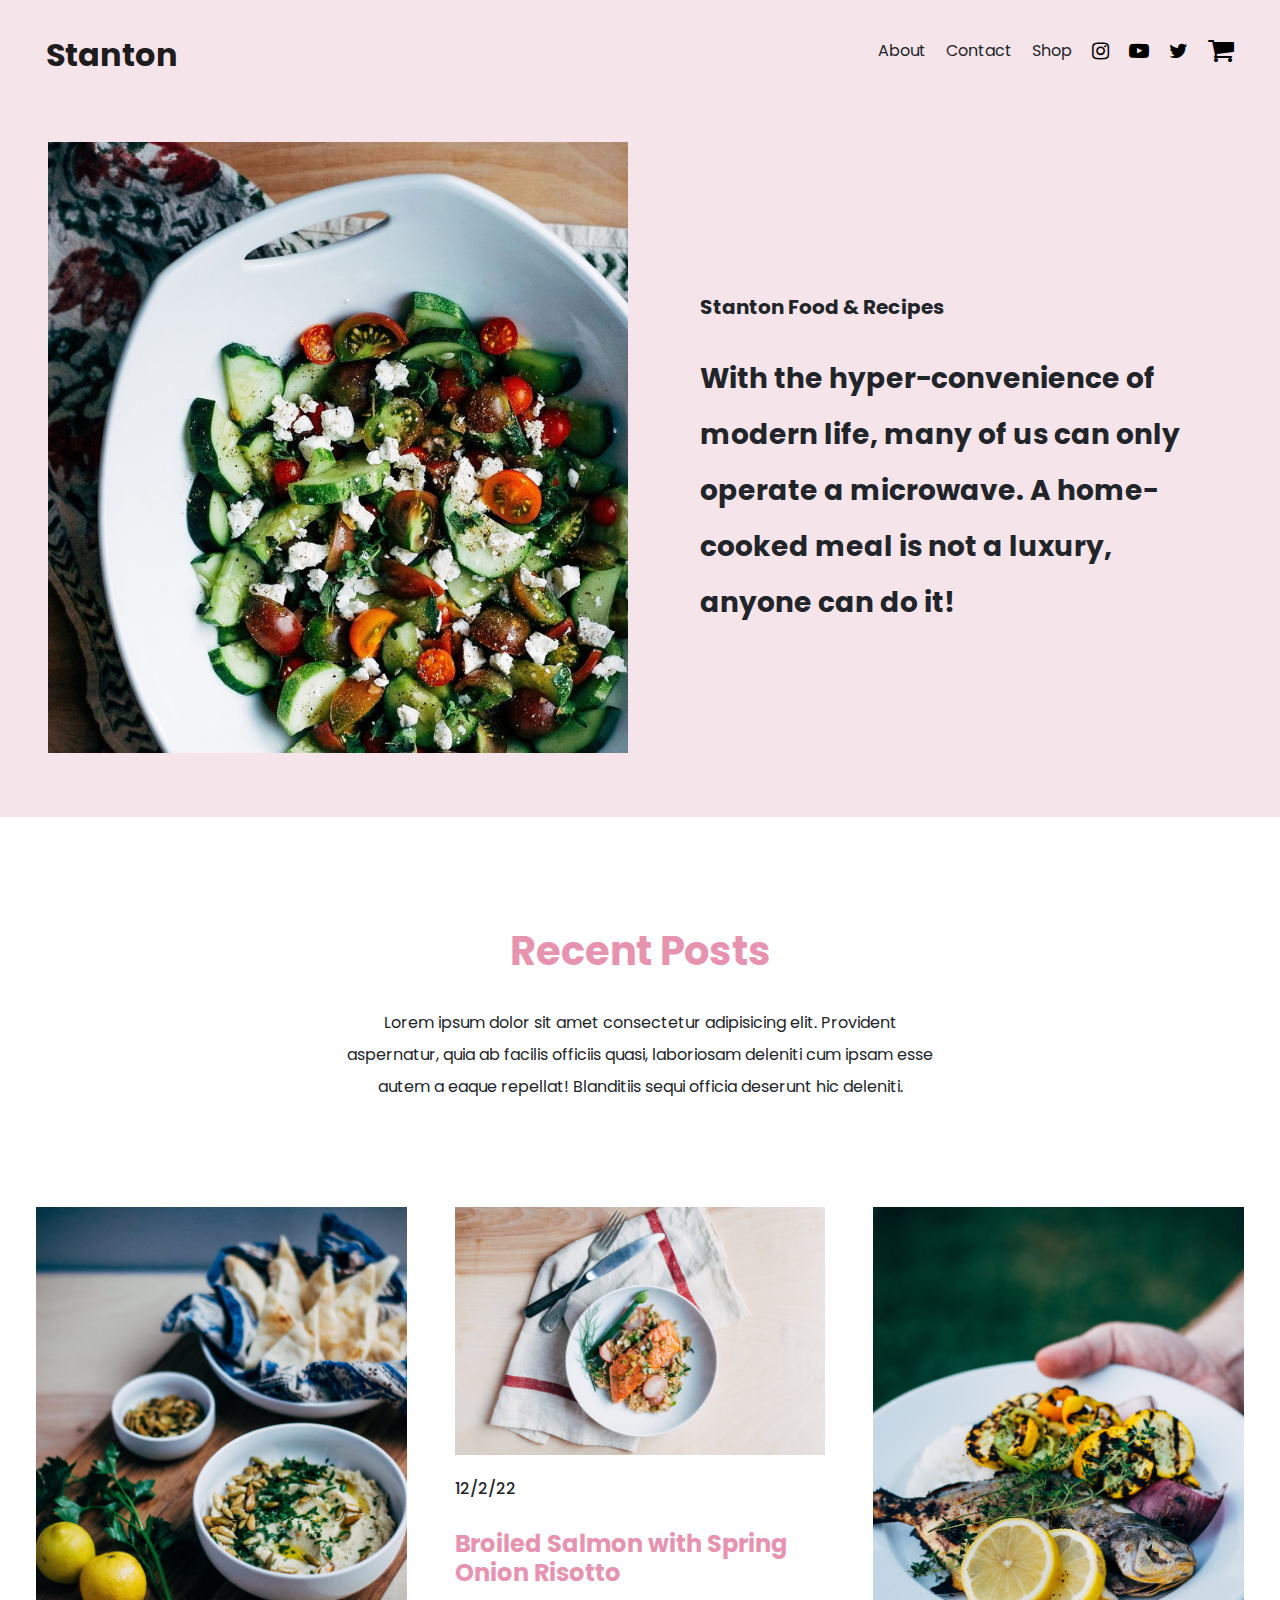
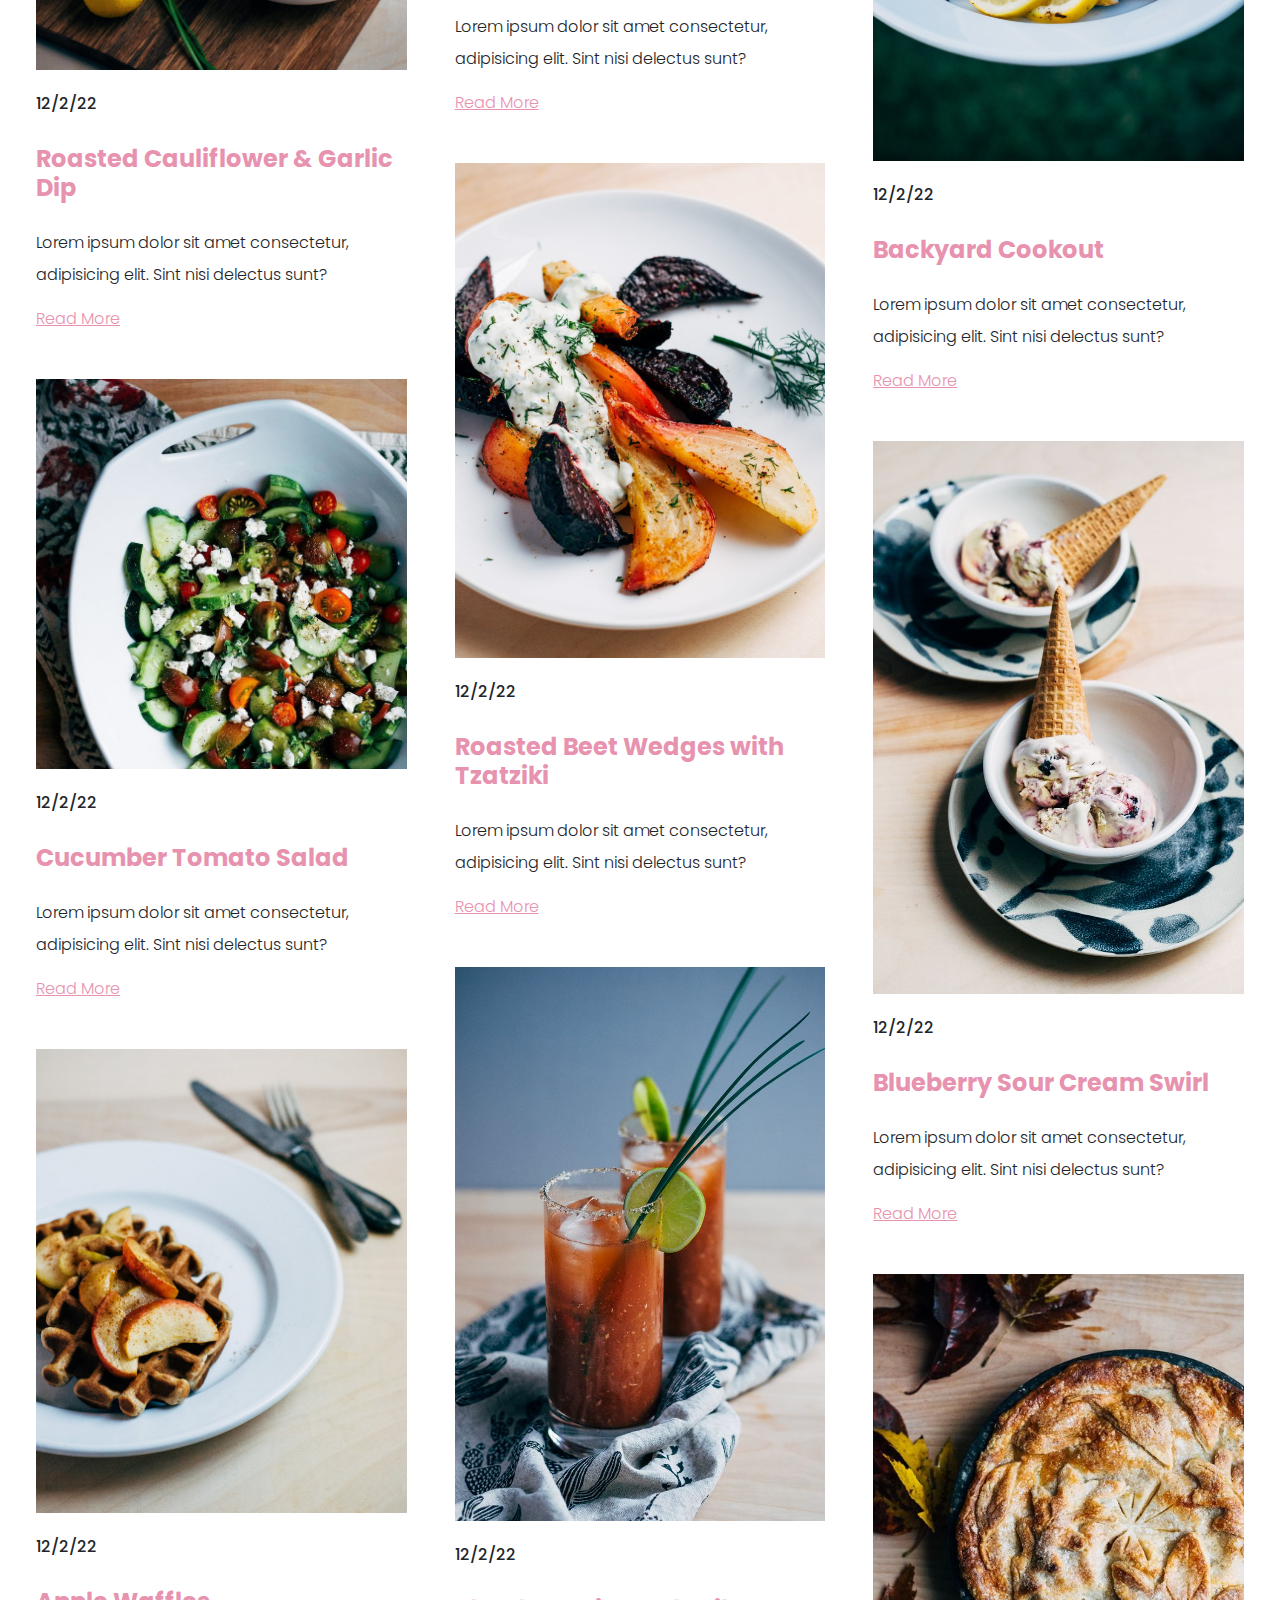
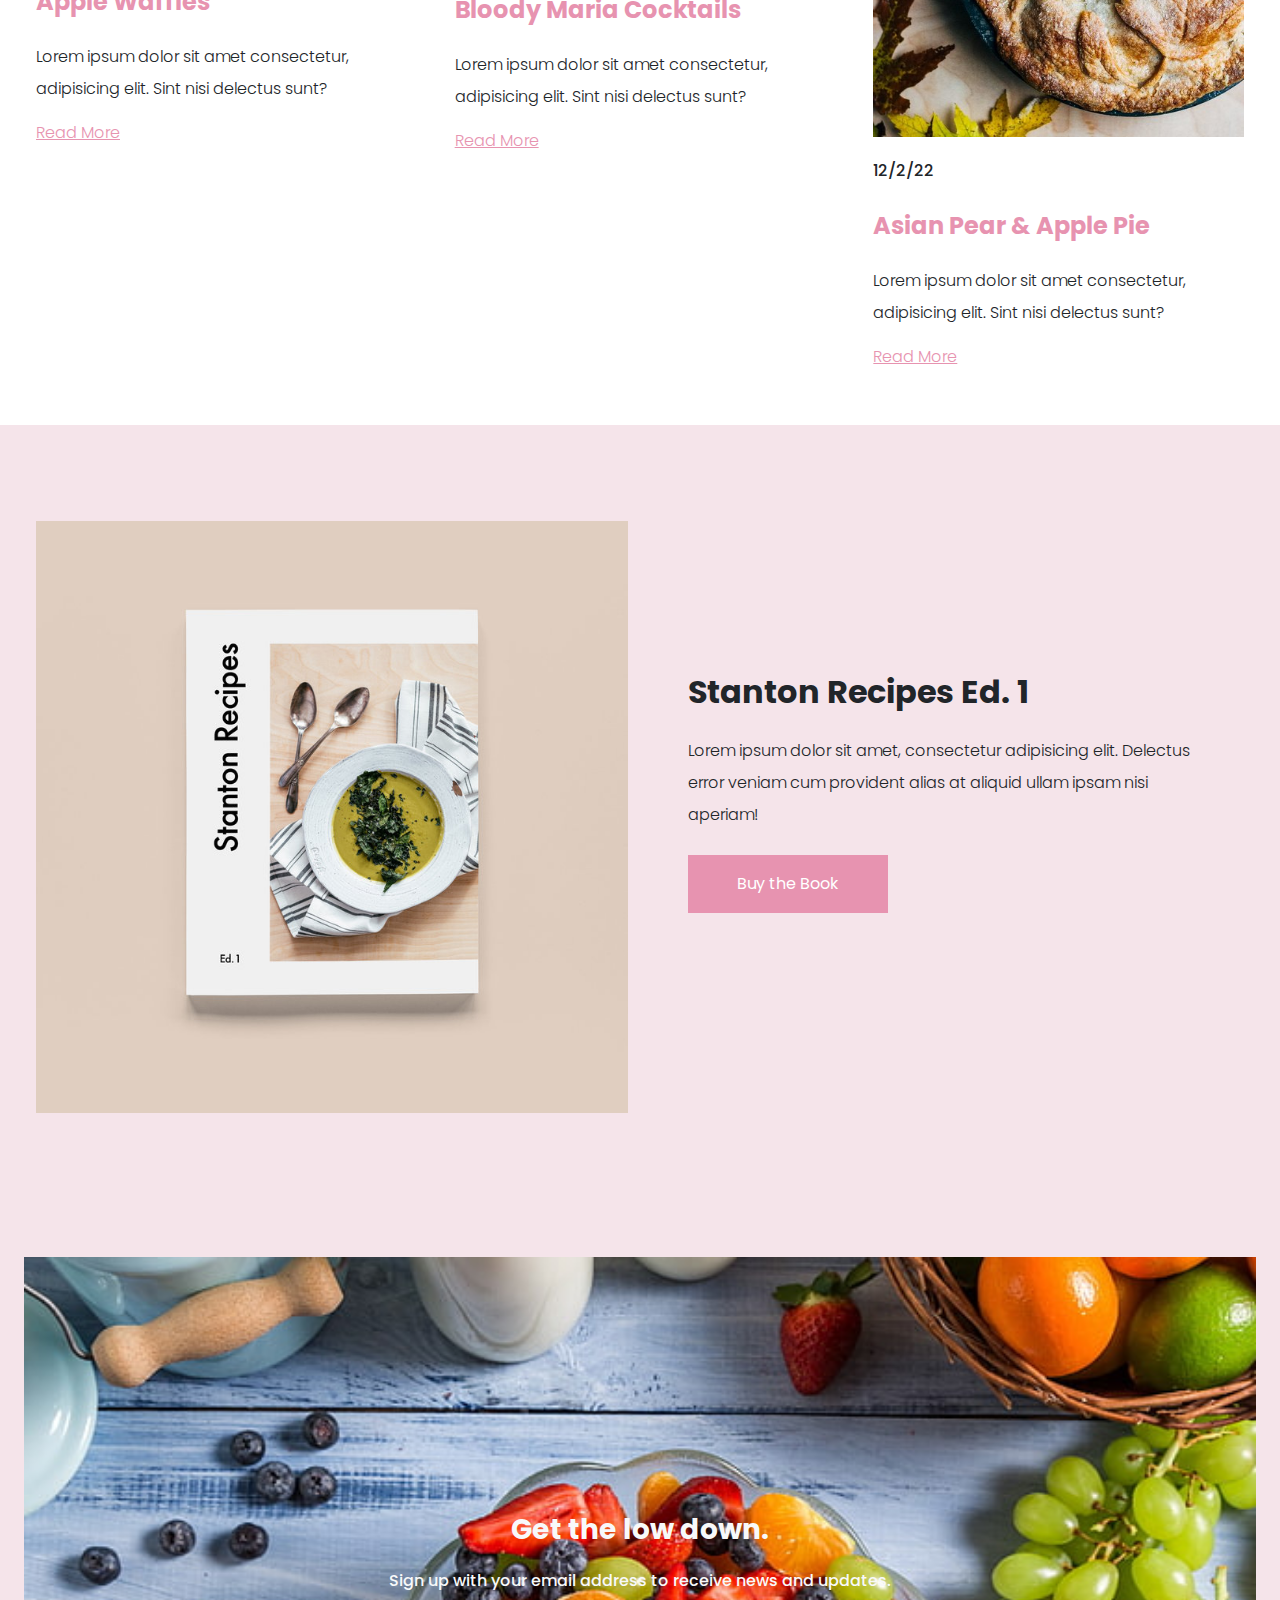
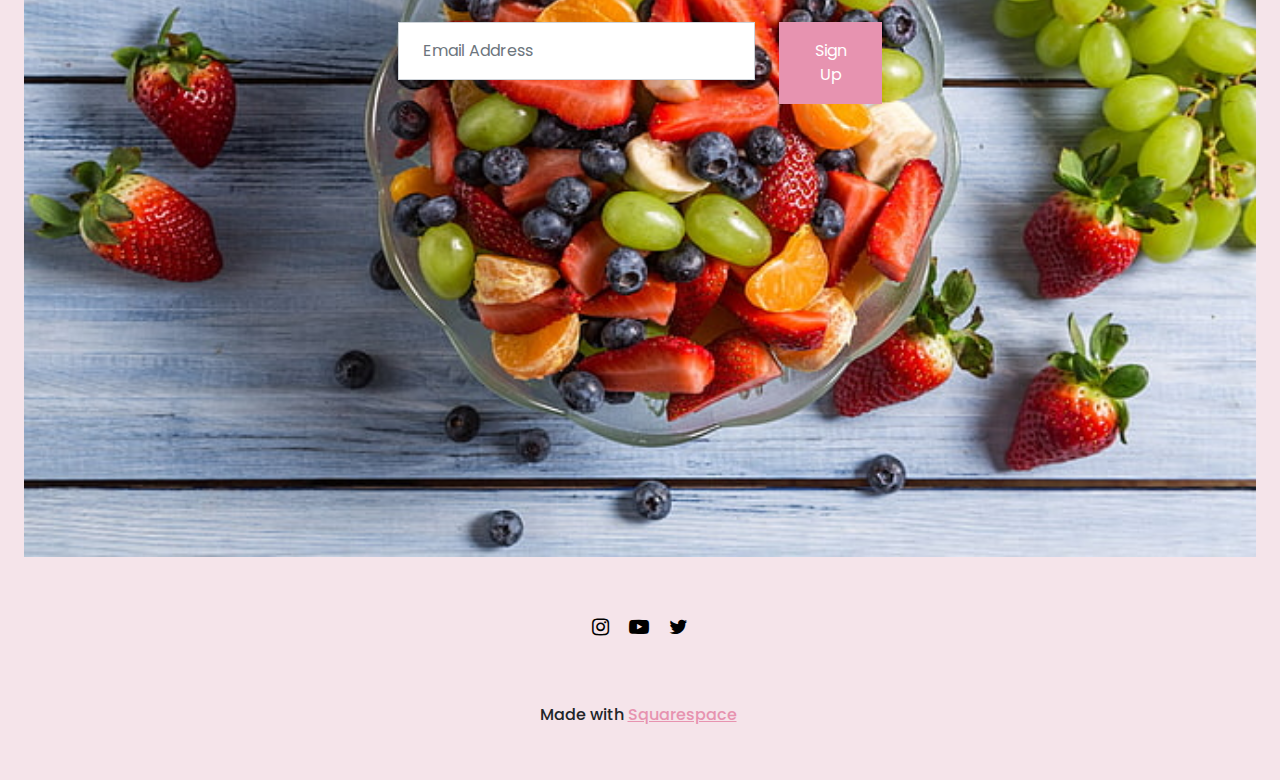
<file: Food Website/index.html>
<!DOCTYPE html>
<html lang="en">
  <head>
    <meta charset="UTF-8" />
    <meta http-equiv="X-UA-Compatible" content="IE=edge" />
    <meta name="viewport" content="width=device-width, initial-scale=1.0" />
    <link rel="preconnect" href="https://fonts.googleapis.com" />
    <link rel="preconnect" href="https://fonts.gstatic.com" crossorigin />
    <link
      href="https://fonts.googleapis.com/css2?family=Poppins&display=swap"
      rel="stylesheet"
    />
    <link
      rel="stylesheet"
      href="https://cdnjs.cloudflare.com/ajax/libs/font-awesome/4.7.0/css/font-awesome.min.css"
    />
    <link rel="stylesheet" href="css/bootstrap.min.css" />
    <link rel="stylesheet" href="css/style.css" />
    <title>Food Website</title>
  </head>
  <body>
    <div class="container-fluid px-4 py-3">
      <div class="row px-4">
        <nav class="navbar navbar-expand-md">
          <button
            class="navbar-toggler"
            data-bs-target="#mynavbar"
            data-bs-toggle="collapse"
          >
            <span class="navbar-toggler-icon"></span>
          </button>

          <div class="navbar-brand">
            <a class="fs-2 fw-bold h1 brand link" href="/">Stanton</a>
          </div>
          <div class="collapse navbar-collapse" id="mynavbar">
            <nav class="navbar-nav ms-auto">
              <a href="/about.html" class="link">About</a>
              <a href="/contact.html" class="link">Contact</a>
              <a href="/shop.html" class="link">Shop</a>
              <a href="https://www.instagram.com/squarespace/" target="_blank"
                ><i class="fa fa-instagram h5"></i
              ></a>
              <a href="https://www.youtube.com/squarespace" target="_blank">
                <i class="fa fa-youtube-play h5"></i
              ></a>
              <a href="https://twitter.com/squarespace" target="_blank"
                ><i class="fa fa-twitter h5"></i
              ></a>
            </nav>
          </div>
          <i class="fa fa-shopping-cart h3"></i>
        </nav>
      </div>
      <div class="row px-4">
        <div class="col-md-6 col-sm-12 py-5 d-flex align-items-center">
          <img src="images/index1.jpg" alt="Home Page" class="img-fluid" />
        </div>
        <div class="col-md-6 col-sm-12 py-5 d-flex align-items-center">
          <div>
            <h1 class="lh-lg h5 fw-bold px-5 pt-5">Stanton Food & Recipes</h1>
            <h1 class="lh-lg h3 fw-bold px-5 py-3">
              With the hyper-convenience of modern life, many of us can only
              operate a microwave. A home-cooked meal is not a luxury, anyone
              can do it!
            </h1>
          </div>
        </div>
      </div>
    </div>

    <div class="container-fluid">
      <div class="row bg-white px-4">
        <div class="col-md-6 offset-md-3">
          <h1 class="recent-posts text-center pb-4 fw-bold">Recent Posts</h1>
          <p class="text-center pb-5 lh-lg">
            Lorem ipsum dolor sit amet consectetur adipisicing elit. Provident
            aspernatur, quia ab facilis officiis quasi, laboriosam deleniti cum
            ipsam esse autem a eaque repellat! Blanditiis sequi officia deserunt
            hic deleniti.
          </p>
        </div>
        <div class="col-md-4 pb-3 pt-4">
          <div class="row pe-3 pb-2">
            <div class="col-12 pb-5 pt-3">
              <a href="/post.html"
                ><img src="./images/index1.jpeg" class="img-fluid"
              /></a>
              <h1 class="fs-6 py-4">12/2/22</h1>
              <a href="/post.html" class="post-detail">
                <h1 class="posts fs-4 fw-bold p-0">
                  Roasted Cauliflower & Garlic Dip
                </h1>
              </a>
              <p class="pt-3 lh-lg fw-light">
                Lorem ipsum dolor sit amet consectetur, adipisicing elit. Sint
                nisi delectus sunt?
              </p>
              <a href="/post.html" class="footer-brand fw-light fs-6"
                >Read More</a
              >
            </div>
            <div class="col-12 pb-5">
              <a href="#"
                ><img src="./images/index1.jpg" class="img-fluid"
              /></a>
              <h1 class="fs-6 py-4">12/2/22</h1>
              <a href="#" class="post-detail">
                <h1 class="posts fs-4 fw-bold p-0">Cucumber Tomato Salad</h1>
              </a>
              <p class="pt-3 lh-lg fw-light">
                Lorem ipsum dolor sit amet consectetur, adipisicing elit. Sint
                nisi delectus sunt?
              </p>
              <a href="#" class="footer-brand fw-light fs-6">Read More</a>
            </div>

            <div class="col-12 pb-5">
              <a href="#"
                ><img src="./images/index7.jpg" class="img-fluid"
              /></a>
              <h1 class="fs-6 py-4">12/2/22</h1>
              <a href="#" class="post-detail">
                <h1 class="posts fs-4 fw-bold p-0">Apple Waffles</h1>
              </a>
              <p class="pt-3 lh-lg fw-light">
                Lorem ipsum dolor sit amet consectetur, adipisicing elit. Sint
                nisi delectus sunt?
              </p>
              <a href="#" class="footer-brand fw-light fs-6">Read More</a>
            </div>
          </div>
        </div>
        <div class="col-md-4 pb-3 pt-4">
          <div class="row px-2">
            <div class="col-12 pb-5 pt-3">
              <a href="#"
                ><img src="./images/index2.jpeg" class="img-fluid"
              /></a>
              <h1 class="fs-6 py-4">12/2/22</h1>
              <a href="#" class="post-detail">
                <h1 class="posts fs-4 fw-bold p-0">
                  Broiled Salmon with Spring Onion Risotto
                </h1>
              </a>

              <p class="pt-3 lh-lg fw-light">
                Lorem ipsum dolor sit amet consectetur, adipisicing elit. Sint
                nisi delectus sunt?
              </p>
              <a href="#" class="footer-brand fw-light fs-6">Read More</a>
            </div>

            <div class="col-12 pb-5">
              <a href="#"><img src="./images/about.jpg" class="img-fluid" /></a>
              <h1 class="fs-6 py-4">12/2/22</h1>
              <a href="#" class="post-detail">
                <h1 class="posts fs-4 fw-bold p-0">
                  Roasted Beet Wedges with Tzatziki
                </h1>
              </a>

              <p class="pt-3 lh-lg fw-light">
                Lorem ipsum dolor sit amet consectetur, adipisicing elit. Sint
                nisi delectus sunt?
              </p>
              <a href="#" class="footer-brand fw-light fs-6">Read More</a>
            </div>

            <div class="col-12 pb-5">
              <a href="#"
                ><img src="./images/index8.jpg" class="img-fluid"
              /></a>
              <h1 class="fs-6 py-4">12/2/22</h1>
              <a href="#" class="post-detail">
                <h1 class="posts fs-4 fw-bold p-0">Bloody Maria Cocktails</h1>
              </a>

              <p class="pt-3 lh-lg fw-light">
                Lorem ipsum dolor sit amet consectetur, adipisicing elit. Sint
                nisi delectus sunt?
              </p>
              <a href="#" class="footer-brand fw-light fs-6">Read More</a>
            </div>
          </div>
        </div>

        <div class="col-md-4 pd-3 pt-4">
          <div class="row ps-3 pb-2">
            <div class="col-12 pb-5 pt-3">
              <a href="#"
                ><img src="./images/index3.jpeg" class="img-fluid"
              /></a>
              <h1 class="fs-6 py-4">12/2/22</h1>
              <a href="#" class="post-detail">
                <h1 class="posts fs-4 fw-bold p-0">Backyard Cookout</h1>
              </a>
              <p class="pt-3 lh-lg fw-light">
                Lorem ipsum dolor sit amet consectetur, adipisicing elit. Sint
                nisi delectus sunt?
              </p>
              <a href="#" class="footer-brand fw-light fs-6">Read More</a>
            </div>

            <div class="col-12 pb-5">
              <a href="#"
                ><img src="./images/index6.jpg" class="img-fluid"
              /></a>
              <h1 class="fs-6 py-4">12/2/22</h1>
              <a href="#" class="post-detail">
                <h1 class="posts fs-4 fw-bold p-0">
                  Blueberry Sour Cream Swirl
                </h1>
              </a>
              <p class="pt-3 lh-lg fw-light">
                Lorem ipsum dolor sit amet consectetur, adipisicing elit. Sint
                nisi delectus sunt?
              </p>
              <a href="#" class="footer-brand fw-light fs-6">Read More</a>
            </div>

            <div class="col-12 pb-5">
              <a href="#"
                ><img src="./images/index9.jpg" class="img-fluid"
              /></a>
              <h1 class="fs-6 py-4">12/2/22</h1>
              <a href="#" class="post-detail">
                <h1 class="posts fs-4 fw-bold p-0">Asian Pear & Apple Pie</h1>
              </a>

              <p class="pt-3 lh-lg fw-light">
                Lorem ipsum dolor sit amet consectetur, adipisicing elit. Sint
                nisi delectus sunt?
              </p>
              <a href="#" class="footer-brand fw-light fs-6">Read More</a>
            </div>
          </div>
        </div>
      </div>
      <div class="row px-4 py-5">
        <div class="col-md-6 py-5 d-flex align-items-center">
          <img
            src="./images/shop.jpg"
            alt="recipe book"
            class="img-fluid fade-in"
          />
        </div>
        <div class="col-md-6 px-5 d-flex align-items-center">
          <div>
            <h1 class="fs-2 pb-3 fw-bold">Stanton Recipes Ed. 1</h1>
            <p class="fw-light lh-lg">
              Lorem ipsum dolor sit amet, consectetur adipisicing elit. Delectus
              error veniam cum provident alias at aliquid ullam ipsam nisi
              aperiam!
            </p>
            <a href="/shop.html"
              ><button
                type="submit"
                class="btn px-5 py-3 mb-5 mt-2 contact-button rounded-0"
              >
                Buy the Book
              </button></a
            >
          </div>
        </div>
      </div>
      <div class="row px-4 py-5">
        <div class="email-img">
          <div class="col-md-6 offset-md-3 email-text">
            <h1 class="text-light fs-3 fw-bold text-center p-3">
              Get the low down.
            </h1>
            <h1 class="fs-6 text-center text-light pb-3">
              Sign up with your email address to receive news and updates.
            </h1>
            <div class="row mx-5">
              <div class="col-lg-9">
                <input
                  type="email"
                  class="form-control rounded-0 px-4 py-3 mt-2"
                  id="email"
                  placeholder="Email Address"
                  required
                />
              </div>
              <div class="col-lg-3">
                <button
                  type="submit"
                  class="btn px-4 py-3 mb-5 mt-2 contact-button rounded-0"
                >
                  Sign Up
                </button>
              </div>
            </div>
          </div>
        </div>
      </div>
    </div>

    <div class="container-fluid footer1">
      <div class="row">
        <div class="col p-0 mb-5">
          <a href="https://www.instagram.com/squarespace/" target="_blank"
            ><i class="fa fa-instagram h5"></i
          ></a>
        </div>

        <div class="col p-0 mb-5">
          <a href="https://www.youtube.com/squarespace" target="_blank">
            <i class="fa fa-youtube-play h5"></i
          ></a>
        </div>

        <div class="col p-0 mb-5">
          <a href="https://twitter.com/squarespace" target="_blank"
            ><i class="fa fa-twitter h5"></i
          ></a>
        </div>
      </div>
    </div>

    <footer class="container-fluid footer1">
      <div class="row">
        <div class="col mb-5">
          <h1 class="h6">
            Made with<a
              href="https://www.squarespace.com/"
              class="footer-brand py-0 px-1"
              >Squarespace</a
            >
          </h1>
        </div>
      </div>
    </footer>

    <script src="js/bootstrap.bundle.min.js"></script>
  </body>
</html>
</file>
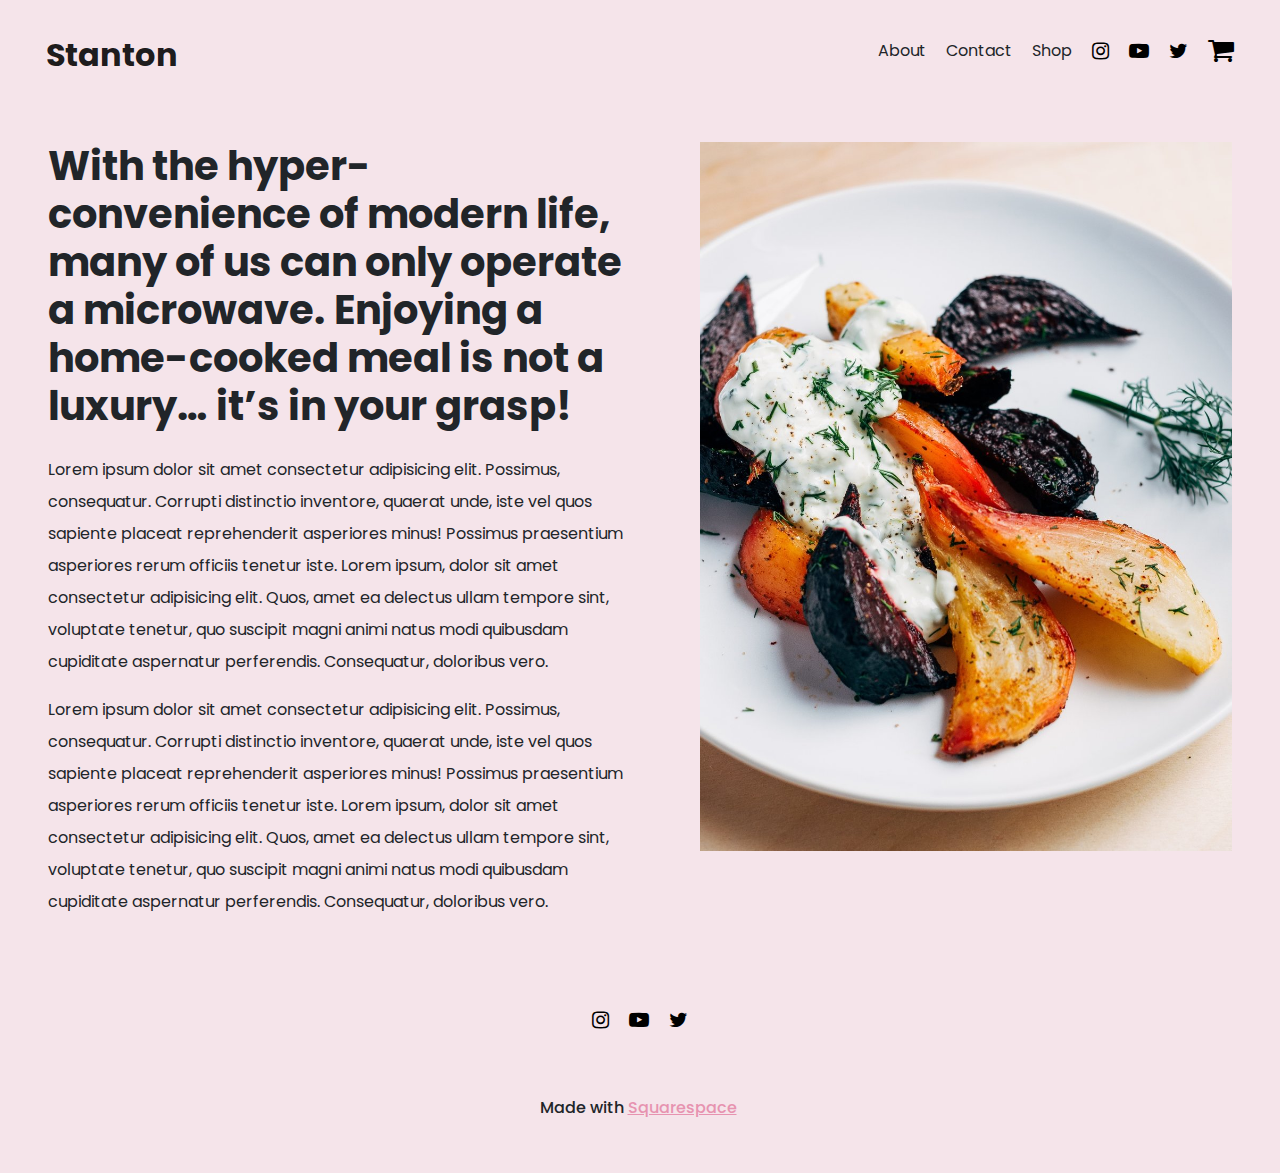
<file: Food Website/about.html>
<!DOCTYPE html>
<html lang="en">
  <head>
    <meta charset="UTF-8" />
    <meta http-equiv="X-UA-Compatible" content="IE=edge" />
    <meta name="viewport" content="width=device-width, initial-scale=1.0" />
    <link rel="preconnect" href="https://fonts.googleapis.com" />
    <link rel="preconnect" href="https://fonts.gstatic.com" crossorigin />
    <link
      href="https://fonts.googleapis.com/css2?family=Poppins&display=swap"
      rel="stylesheet"
    />
    <link
      rel="stylesheet"
      href="https://cdnjs.cloudflare.com/ajax/libs/font-awesome/4.7.0/css/font-awesome.min.css"
    />
    <link rel="stylesheet" href="css/bootstrap.min.css" />
    <link rel="stylesheet" href="css/style.css" />
    <title>Food Website</title>
  </head>
  <body>
    <div class="container-fluid px-4 py-3">
      <div class="row px-4">
        <nav class="navbar navbar-expand-md">
          <button
            class="navbar-toggler"
            data-bs-target="#mynavbar"
            data-bs-toggle="collapse"
          >
            <span class="navbar-toggler-icon"></span>
          </button>

          <div class="navbar-brand">
            <a class="fs-2 fw-bold h1 brand link" href="/">Stanton</a>
          </div>
          <div class="collapse navbar-collapse" id="mynavbar">
            <nav class="navbar-nav ms-auto">
              <a href="/about.html" class="link">About</a>
              <a href="/contact.html" class="link">Contact</a>
              <a href="/shop.html" class="link">Shop</a>
              <a href="https://www.instagram.com/squarespace/" target="_blank"
                ><i class="fa fa-instagram h5"></i
              ></a>

              <a href="https://www.youtube.com/squarespace" target="_blank">
                <i class="fa fa-youtube-play h5"></i
              ></a>

              <a href="https://twitter.com/squarespace" target="_blank"
                ><i class="fa fa-twitter h5"></i
              ></a>
            </nav>
          </div>
          <i class="fa fa-shopping-cart h3"></i>
        </nav>
      </div>
      <div class="row px-4">
        <div class="col-md-6 col-sm-12 py-5">
          <h1 class="fw-bold text-dark mb-4">
            With the hyper-convenience of modern life, many of us can only
            operate a microwave. Enjoying a home-cooked meal is not a luxury…
            it’s in your grasp!
          </h1>
          <p class="lh-lg">
            Lorem ipsum dolor sit amet consectetur adipisicing elit. Possimus,
            consequatur. Corrupti distinctio inventore, quaerat unde, iste vel
            quos sapiente placeat reprehenderit asperiores minus! Possimus
            praesentium asperiores rerum officiis tenetur iste. Lorem ipsum,
            dolor sit amet consectetur adipisicing elit. Quos, amet ea delectus
            ullam tempore sint, voluptate tenetur, quo suscipit magni animi
            natus modi quibusdam cupiditate aspernatur perferendis. Consequatur,
            doloribus vero.
          </p>
          <p class="lh-lg">
            Lorem ipsum dolor sit amet consectetur adipisicing elit. Possimus,
            consequatur. Corrupti distinctio inventore, quaerat unde, iste vel
            quos sapiente placeat reprehenderit asperiores minus! Possimus
            praesentium asperiores rerum officiis tenetur iste. Lorem ipsum,
            dolor sit amet consectetur adipisicing elit. Quos, amet ea delectus
            ullam tempore sint, voluptate tenetur, quo suscipit magni animi
            natus modi quibusdam cupiditate aspernatur perferendis. Consequatur,
            doloribus vero.
          </p>
        </div>
        <div class="col-md-6 col-sm-12 py-5">
          <img
            src="./images/about.jpg"
            class="img-fluid ps-5"
            alt="About Image"
          />
        </div>
      </div>
    </div>

    <div class="container-fluid footer1">
      <div class="row">
        <div class="col p-0 mb-5">
          <a href="https://www.instagram.com/squarespace/" target="_blank"
            ><i class="fa fa-instagram h5"></i
          ></a>
        </div>

        <div class="col p-0 mb-5">
          <a href="https://www.youtube.com/squarespace" target="_blank">
            <i class="fa fa-youtube-play h5"></i
          ></a>
        </div>

        <div class="col p-0 mb-5">
          <a href="https://twitter.com/squarespace" target="_blank"
            ><i class="fa fa-twitter h5"></i
          ></a>
        </div>
      </div>
    </div>

    <footer class="container-fluid footer1">
      <div class="row">
        <div class="col mb-5">
          <h1 class="h6">
            Made with<a
              href="https://www.squarespace.com/"
              class="footer-brand py-0 px-1"
              >Squarespace</a
            >
          </h1>
        </div>
      </div>
    </footer>

    <script src="js/bootstrap.bundle.min.js"></script>
  </body>
</html>
</file>
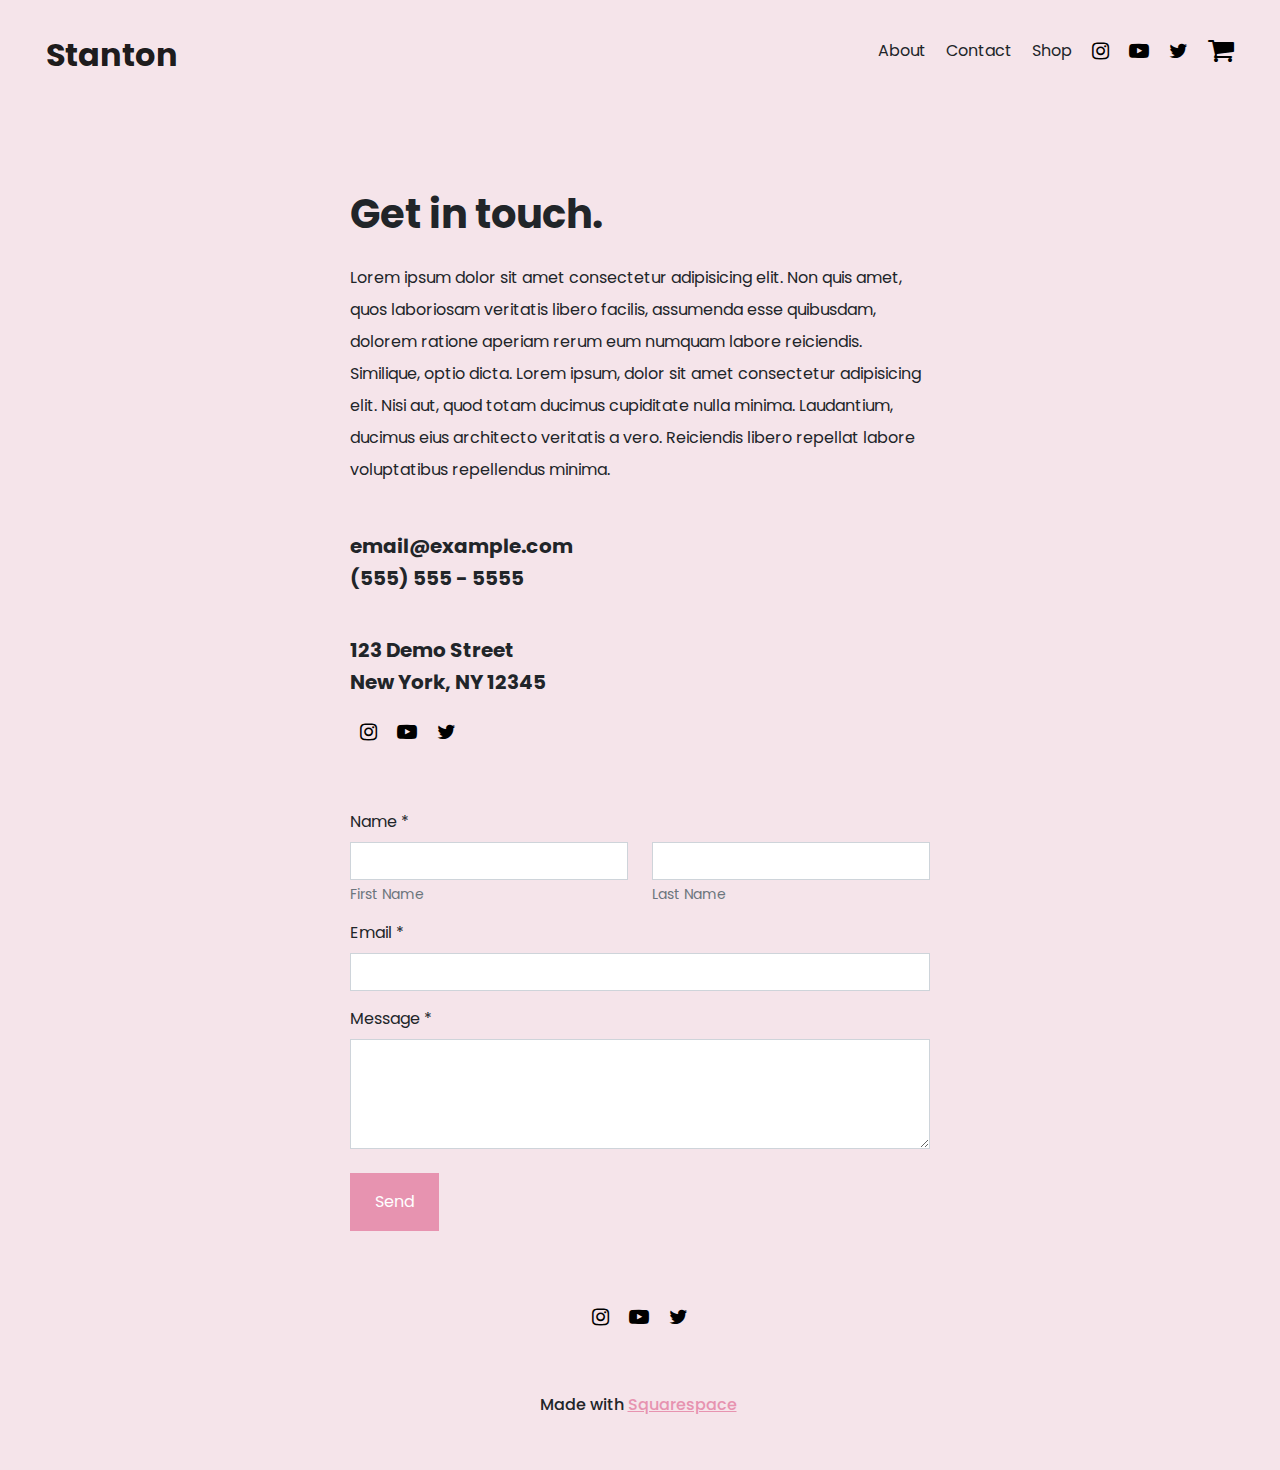
<file: Food Website/contact.html>
<!DOCTYPE html>
<html lang="en">
  <head>
    <meta charset="UTF-8" />
    <meta http-equiv="X-UA-Compatible" content="IE=edge" />
    <meta name="viewport" content="width=device-width, initial-scale=1.0" />
    <link rel="preconnect" href="https://fonts.googleapis.com" />
    <link rel="preconnect" href="https://fonts.gstatic.com" crossorigin />
    <link
      href="https://fonts.googleapis.com/css2?family=Poppins&display=swap"
      rel="stylesheet"
    />
    <link
      rel="stylesheet"
      href="https://cdnjs.cloudflare.com/ajax/libs/font-awesome/4.7.0/css/font-awesome.min.css"
    />
    <link rel="stylesheet" href="css/bootstrap.min.css" />
    <link rel="stylesheet" href="css/style.css" />
    <title>Food Website</title>
  </head>
  <body>
    <div class="container-fluid px-4 py-3">
      <div class="row px-4">
        <nav class="navbar navbar-expand-md">
          <button
            class="navbar-toggler"
            data-bs-target="#mynavbar"
            data-bs-toggle="collapse"
          >
            <span class="navbar-toggler-icon"></span>
          </button>

          <div class="navbar-brand">
            <a class="fs-2 fw-bold h1 brand link" href="/">Stanton</a>
          </div>
          <div class="collapse navbar-collapse" id="mynavbar">
            <nav class="navbar-nav ms-auto">
              <a href="/about.html" class="link">About</a>
              <a href="/contact.html" class="link">Contact</a>
              <a href="/shop.html" class="link">Shop</a>
              <a href="https://www.instagram.com/squarespace/" target="_blank"
                ><i class="fa fa-instagram h5"></i
              ></a>

              <a href="https://www.youtube.com/squarespace" target="_blank">
                <i class="fa fa-youtube-play h5"></i
              ></a>

              <a href="https://twitter.com/squarespace" target="_blank"
                ><i class="fa fa-twitter h5"></i
              ></a>
            </nav>
          </div>
          <i class="fa fa-shopping-cart h3"></i>
        </nav>
      </div>
      <div class="row px-4">
        <div class="col-md-6 offset-md-3">
          <h1 class="mt-5 pt-5 fw-bold text-dark pb-3">Get in touch.</h1>
          <p class="lh-lg">
            Lorem ipsum dolor sit amet consectetur adipisicing elit. Non quis
            amet, quos laboriosam veritatis libero facilis, assumenda esse
            quibusdam, dolorem ratione aperiam rerum eum numquam labore
            reiciendis. Similique, optio dicta. Lorem ipsum, dolor sit amet
            consectetur adipisicing elit. Nisi aut, quod totam ducimus
            cupiditate nulla minima. Laudantium, ducimus eius architecto
            veritatis a vero. Reiciendis libero repellat labore voluptatibus
            repellendus minima.
          </p>
          <h1 class="mt-5 h5 fw-bold">email@example.com</h1>
          <h1 class="mb-5 h5 fw-bold">(555) 555 - 5555</h1>

          <h1 class="mt-5 h5 fw-bold">123 Demo Street</h1>
          <h1 class="mb-3 h5 fw-bold">New York, NY 12345</h1>

          <div class="row contact-icons">
            <div>
              <div class="col p-0 mb-5">
                <a href="https://www.instagram.com/squarespace/" target="_blank"
                  ><i class="fa fa-instagram h5"></i
                ></a>
              </div>

              <div class="col p-0 mb-5">
                <a href="https://www.youtube.com/squarespace" target="_blank">
                  <i class="fa fa-youtube-play h5"></i
                ></a>
              </div>

              <div class="col p-0 mb-5">
                <a href="https://twitter.com/squarespace" target="_blank"
                  ><i class="fa fa-twitter h5"></i
                ></a>
              </div>
            </div>
          </div>

          <form>
            <div class="row">
              <label for="firstName" class="form-label">Name *</label>
              <div class="mb-3 col-6">
                <input
                  type="firstName"
                  class="form-control rounded-0"
                  id="firstName"
                  aria-describedby="firstName"
                  required
                />
                <div id="firstname" class="form-text">First Name</div>
              </div>
              <div class="mb-3 col-6">
                <input
                  type="lastName"
                  class="form-control rounded-0"
                  id="lastName"
                  aria-describedby="lastName"
                  required
                />
                <div id="lastName" class="form-text">Last Name</div>
              </div>
            </div>

            <div class="mb-3">
              <label for="email" class="form-label">Email *</label>
              <input
                type="email"
                class="form-control rounded-0"
                id="email"
                required
              />
            </div>
            <div class="mb-3">
              <label for="message">Message *</label>
              <textarea
                class="form-control mt-2 rounded-0"
                id="message"
                rows="4"
              ></textarea>
            </div>

            <button
              type="submit"
              class="btn px-4 py-3 mb-5 mt-2 contact-button rounded-0"
            >
              Send
            </button>
          </form>
        </div>
      </div>
    </div>

    <div class="container-fluid footer1">
      <div class="row">
        <div class="col p-0 mb-5">
          <a href="https://www.instagram.com/squarespace/" target="_blank"
            ><i class="fa fa-instagram h5"></i
          ></a>
        </div>

        <div class="col p-0 mb-5">
          <a href="https://www.youtube.com/squarespace" target="_blank">
            <i class="fa fa-youtube-play h5"></i
          ></a>
        </div>

        <div class="col p-0 mb-5">
          <a href="https://twitter.com/squarespace" target="_blank"
            ><i class="fa fa-twitter h5"></i
          ></a>
        </div>
      </div>
    </div>

    <footer class="container-fluid footer1">
      <div class="row">
        <div class="col mb-5">
          <h1 class="h6">
            Made with<a
              href="https://www.squarespace.com/"
              class="footer-brand py-0 px-1"
              >Squarespace</a
            >
          </h1>
        </div>
      </div>
    </footer>

    <script src="js/bootstrap.bundle.min.js"></script>
  </body>
</html>
</file>
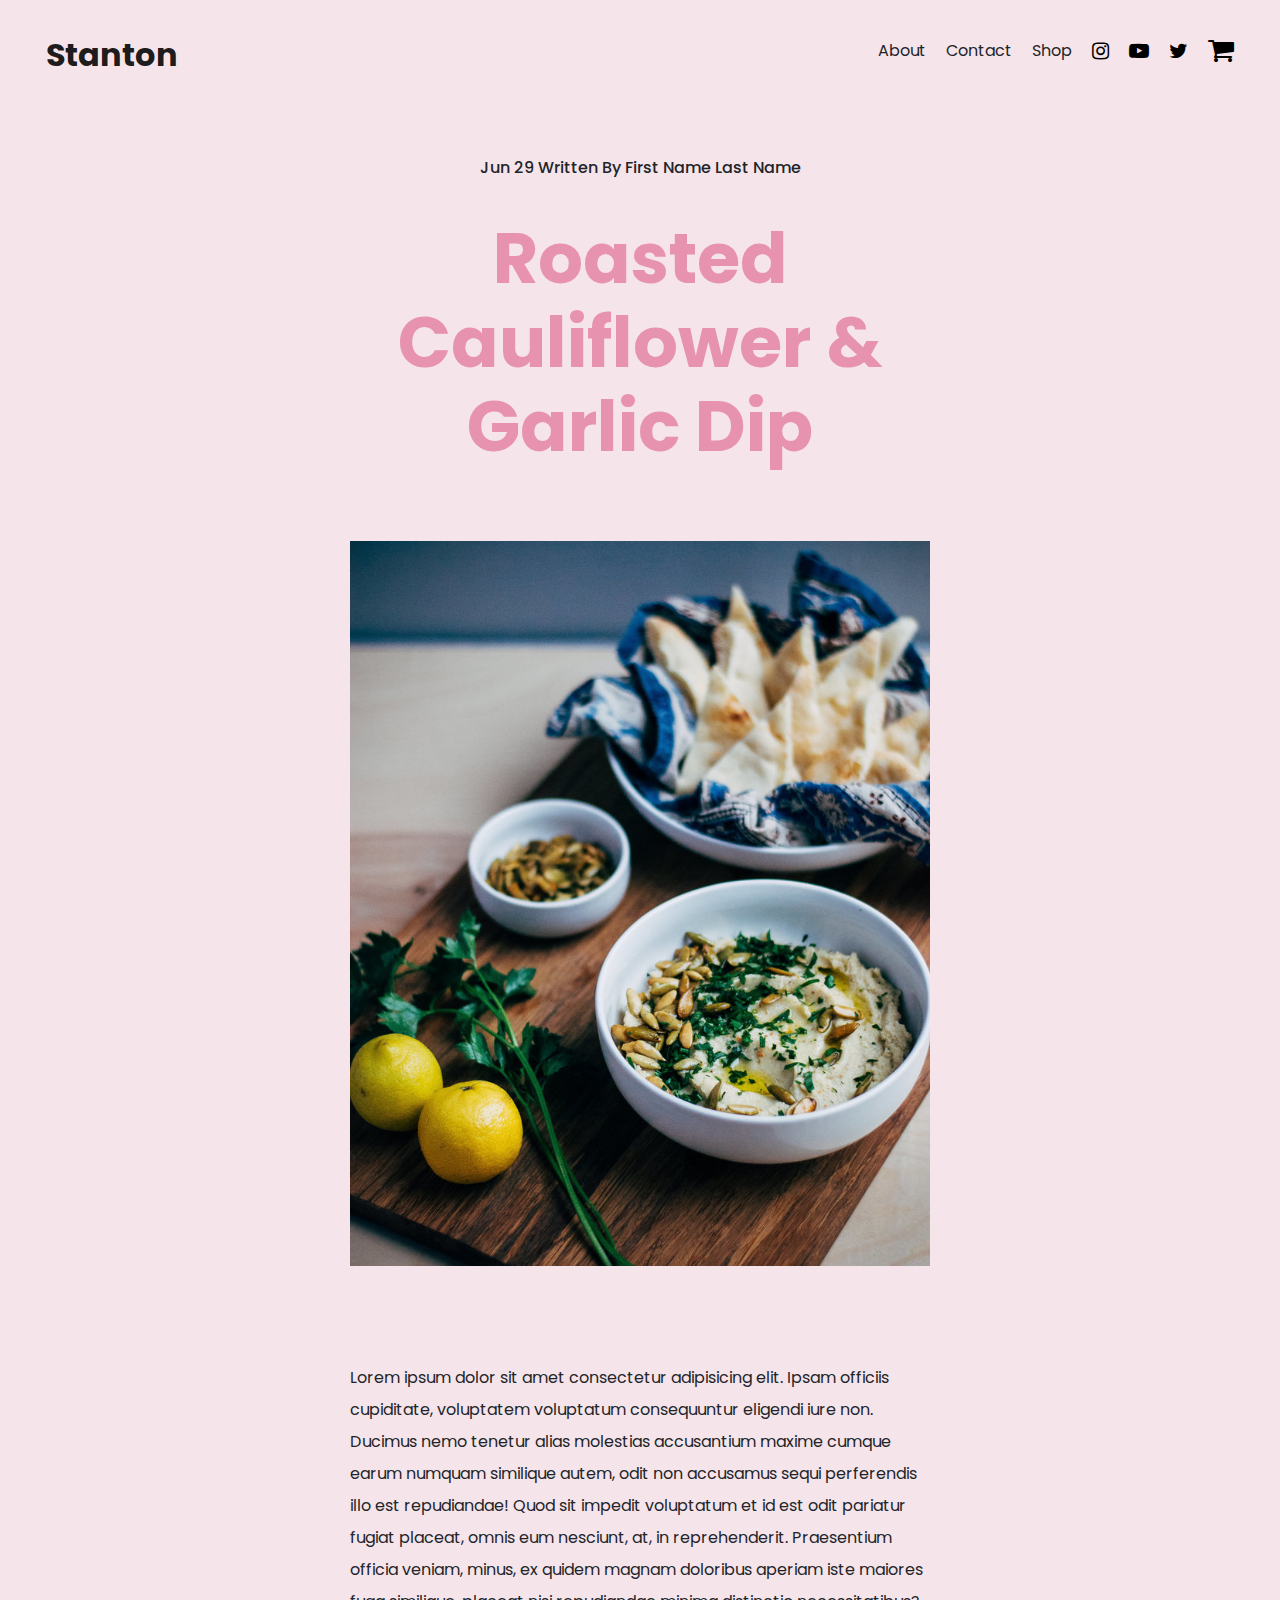
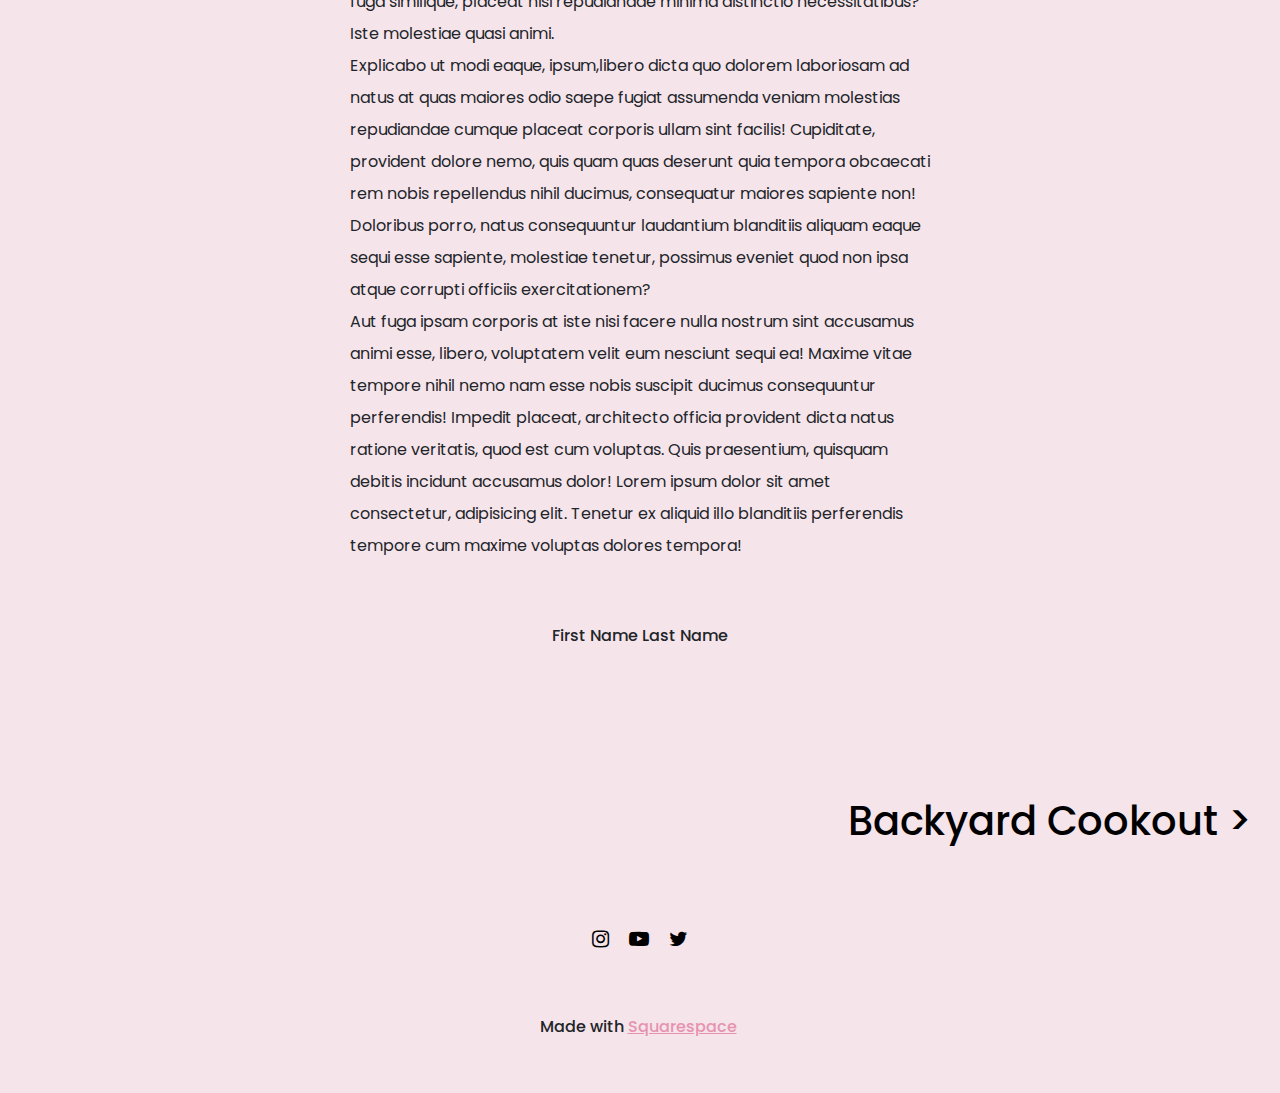
<file: Food Website/post.html>
<!DOCTYPE html>
<html lang="en">
  <head>
    <meta charset="UTF-8" />
    <meta http-equiv="X-UA-Compatible" content="IE=edge" />
    <meta name="viewport" content="width=device-width, initial-scale=1.0" />
    <link rel="preconnect" href="https://fonts.googleapis.com" />
    <link rel="preconnect" href="https://fonts.gstatic.com" crossorigin />
    <link
      href="https://fonts.googleapis.com/css2?family=Poppins&display=swap"
      rel="stylesheet"
    />
    <link
      rel="stylesheet"
      href="https://cdnjs.cloudflare.com/ajax/libs/font-awesome/4.7.0/css/font-awesome.min.css"
    />
    <link rel="stylesheet" href="css/bootstrap.min.css" />
    <link rel="stylesheet" href="css/style.css" />
    <title>Food Website</title>
  </head>
  <body>
    <div class="container-fluid px-4 py-3">
      <div class="row px-4">
        <nav class="navbar navbar-expand-md">
          <button
            class="navbar-toggler"
            data-bs-target="#mynavbar"
            data-bs-toggle="collapse"
          >
            <span class="navbar-toggler-icon"></span>
          </button>

          <div class="navbar-brand">
            <a class="fs-2 fw-bold h1 brand link" href="/">Stanton</a>
          </div>
          <div class="collapse navbar-collapse" id="mynavbar">
            <nav class="navbar-nav ms-auto">
              <a href="/about.html" class="link">About</a>
              <a href="/contact.html" class="link">Contact</a>
              <a href="/shop.html" class="link">Shop</a>
              <a href="https://www.instagram.com/squarespace/" target="_blank"
                ><i class="fa fa-instagram h5"></i
              ></a>

              <a href="https://www.youtube.com/squarespace" target="_blank">
                <i class="fa fa-youtube-play h5"></i
              ></a>

              <a href="https://twitter.com/squarespace" target="_blank"
                ><i class="fa fa-twitter h5"></i
              ></a>
            </nav>
          </div>
          <i class="fa fa-shopping-cart h3"></i>
        </nav>
      </div>
      <div class="row px-4 mb-5">
        <div class="col-md-6 py-5 offset-md-3">
          <h1 class="fs-6 text-center py-3">
            Jun 29 Written By First Name Last Name
          </h1>
          <h1 class="fw-bold text-center post1 py-3">
            Roasted Cauliflower & Garlic Dip
          </h1>
          <img src="./images/index1.jpeg" alt="Post1" class="img-fluid py-5" />
          <p class="pt-5 lh-lg">
            Lorem ipsum dolor sit amet consectetur adipisicing elit. Ipsam
            officiis cupiditate, voluptatem voluptatum consequuntur eligendi
            iure non. Ducimus nemo tenetur alias molestias accusantium maxime
            cumque earum numquam similique autem, odit non accusamus sequi
            perferendis illo est repudiandae! Quod sit impedit voluptatum et id
            est odit pariatur fugiat placeat, omnis eum nesciunt, at, in
            reprehenderit. Praesentium officia veniam, minus, ex quidem magnam
            doloribus aperiam iste maiores fuga similique, placeat nisi
            repudiandae minima distinctio necessitatibus? Iste molestiae quasi
            animi. <br />
            Explicabo ut modi eaque, ipsum,libero dicta quo dolorem laboriosam
            ad natus at quas maiores odio saepe fugiat assumenda veniam
            molestias repudiandae cumque placeat corporis ullam sint facilis!
            Cupiditate, provident dolore nemo, quis quam quas deserunt quia
            tempora obcaecati rem nobis repellendus nihil ducimus, consequatur
            maiores sapiente non! Doloribus porro, natus consequuntur laudantium
            blanditiis aliquam eaque sequi esse sapiente, molestiae tenetur,
            possimus eveniet quod non ipsa atque corrupti officiis
            exercitationem? <br />Aut fuga ipsam corporis at iste nisi facere
            nulla nostrum sint accusamus animi esse, libero, voluptatem velit
            eum nesciunt sequi ea! Maxime vitae tempore nihil nemo nam esse
            nobis suscipit ducimus consequuntur perferendis! Impedit placeat,
            architecto officia provident dicta natus ratione veritatis, quod est
            cum voluptas. Quis praesentium, quisquam debitis incidunt accusamus
            dolor! Lorem ipsum dolor sit amet consectetur, adipisicing elit.
            Tenetur ex aliquid illo blanditiis perferendis tempore cum maxime
            voluptas dolores tempora!
          </p>
          <h1 class="fs-6 text-center pt-5">First Name Last Name</h1>
        </div>
      </div>
      <div class="row py-5">
        <div class="col-12 d-flex px-3 justify-content-end">
          <a href="#" class="post-detail1"><h1>Backyard Cookout ></h1></a>
        </div>
      </div>
    </div>

    <div class="container-fluid footer1">
      <div class="row">
        <div class="col p-0 mb-5">
          <a href="https://www.instagram.com/squarespace/" target="_blank"
            ><i class="fa fa-instagram h5"></i
          ></a>
        </div>

        <div class="col p-0 mb-5">
          <a href="https://www.youtube.com/squarespace" target="_blank">
            <i class="fa fa-youtube-play h5"></i
          ></a>
        </div>

        <div class="col p-0 mb-5">
          <a href="https://twitter.com/squarespace" target="_blank"
            ><i class="fa fa-twitter h5"></i
          ></a>
        </div>
      </div>
    </div>

    <footer class="container-fluid footer1">
      <div class="row">
        <div class="col mb-5">
          <h1 class="h6">
            Made with<a
              href="https://www.squarespace.com/"
              class="footer-brand py-0 px-1"
              >Squarespace</a
            >
          </h1>
        </div>
      </div>
    </footer>

    <script src="js/bootstrap.bundle.min.js"></script>
  </body>
</html>
</file>
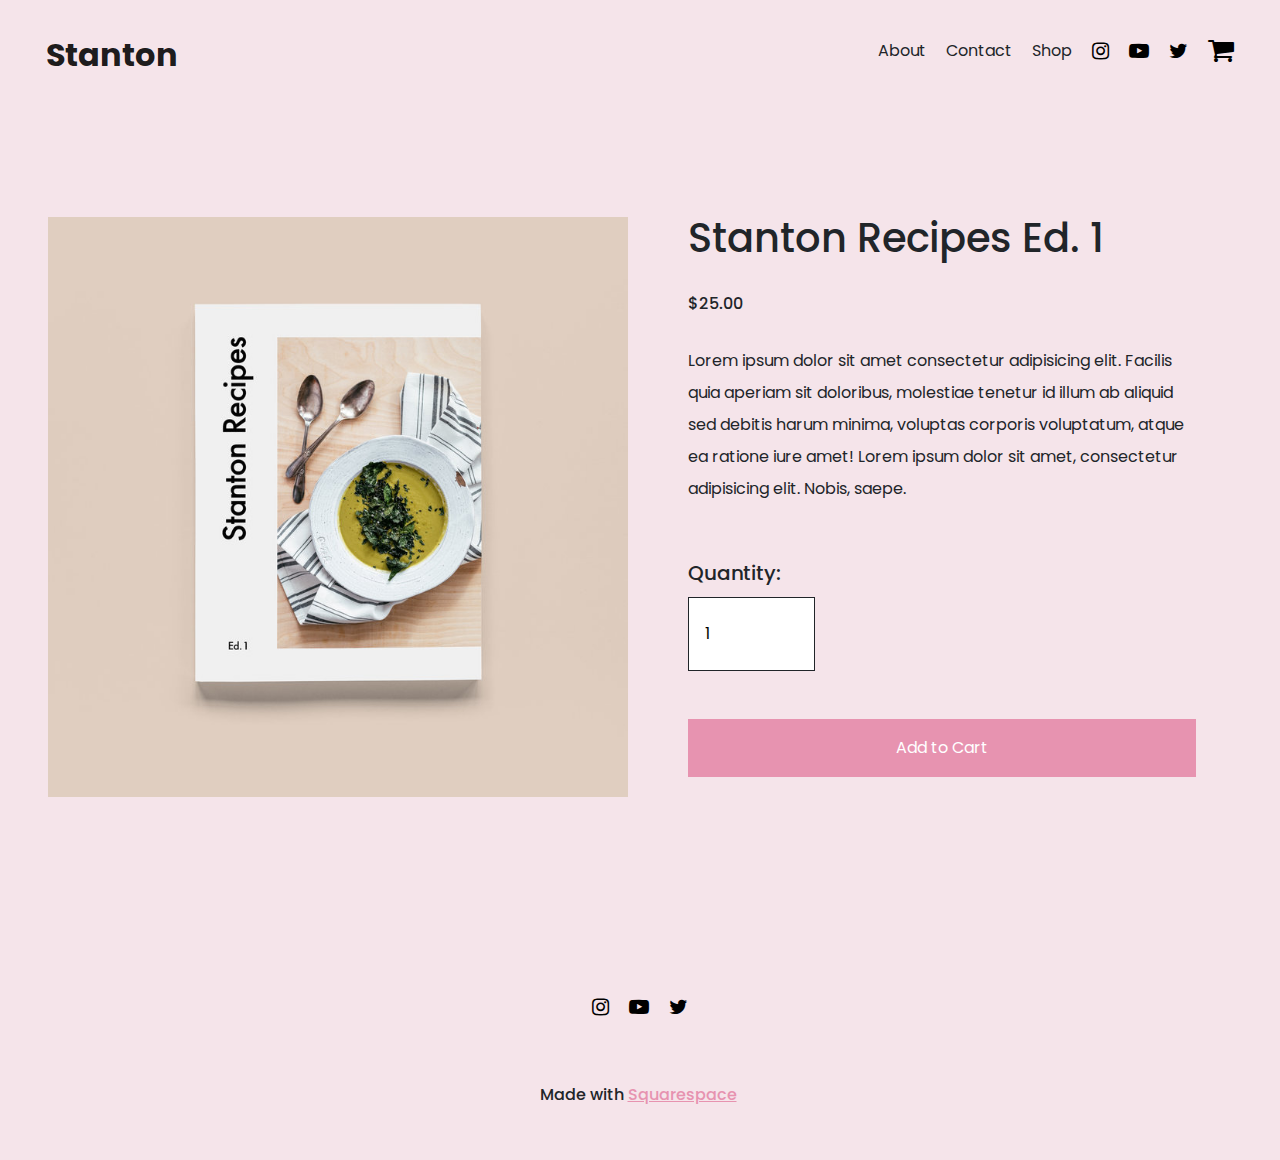
<file: Food Website/product.html>
<!DOCTYPE html>
<html lang="en">
  <head>
    <meta charset="UTF-8" />
    <meta http-equiv="X-UA-Compatible" content="IE=edge" />
    <meta name="viewport" content="width=device-width, initial-scale=1.0" />
    <link rel="preconnect" href="https://fonts.googleapis.com" />
    <link rel="preconnect" href="https://fonts.gstatic.com" crossorigin />
    <link
      href="https://fonts.googleapis.com/css2?family=Poppins&display=swap"
      rel="stylesheet"
    />
    <link
      rel="stylesheet"
      href="https://cdnjs.cloudflare.com/ajax/libs/font-awesome/4.7.0/css/font-awesome.min.css"
    />
    <link rel="stylesheet" href="css/bootstrap.min.css" />
    <link rel="stylesheet" href="css/style.css" />
    <title>Food Website</title>
  </head>
  <body>
    <div class="container-fluid px-4 py-3">
      <div class="row px-4">
        <nav class="navbar navbar-expand-md">
          <button
            class="navbar-toggler"
            data-bs-target="#mynavbar"
            data-bs-toggle="collapse"
          >
            <span class="navbar-toggler-icon"></span>
          </button>

          <div class="navbar-brand">
            <a class="fs-2 fw-bold h1 brand link" href="/">Stanton</a>
          </div>
          <div class="collapse navbar-collapse" id="mynavbar">
            <nav class="navbar-nav ms-auto">
              <a href="/about.html" class="link">About</a>
              <a href="/contact.html" class="link">Contact</a>
              <a href="/shop.html" class="link">Shop</a>
              <a href="https://www.instagram.com/squarespace/" target="_blank"
                ><i class="fa fa-instagram h5"></i
              ></a>

              <a href="https://www.youtube.com/squarespace" target="_blank">
                <i class="fa fa-youtube-play h5"></i
              ></a>

              <a href="https://twitter.com/squarespace" target="_blank"
                ><i class="fa fa-twitter h5"></i
              ></a>
            </nav>
          </div>
          <i class="fa fa-shopping-cart h3"></i>
        </nav>
      </div>
      <div class="row px-4 py-5 mb-5">
        <div class="col-md-6 py-5 d-flex align-items-center">
          <a href="/product.html" class="shop-link">
            <img
              src="./images/shop.jpg"
              alt="Shop Image"
              class="img-fluid fade-in"
            />
          </a>
        </div>

        <div class="col-md-6 py-5 px-5">
          <h1 class="pt-4">Stanton Recipes Ed. 1</h1>

          <h1 class="fs-6 pt-4">$25.00</h1>
          <p class="py-4 lh-lg">
            Lorem ipsum dolor sit amet consectetur adipisicing elit. Facilis
            quia aperiam sit doloribus, molestiae tenetur id illum ab aliquid
            sed debitis harum minima, voluptas corporis voluptatum, atque ea
            ratione iure amet! Lorem ipsum dolor sit amet, consectetur
            adipisicing elit. Nobis, saepe.
          </p>
          <h1 class="fs-5 pt-3 pb-1">Quantity:</h1>
          <input
            type="number"
            step="1"
            min="1"
            value="1"
            name="quantity"
            class="quantity-field border border-dark w-25 px-3 border-radius-0 py-4 d-block"
          />

          <div class="d-grid">
            <button
              type="submit"
              class="btn px-4 mt-5 py-3 mb-5 mt-2 contact-button rounded-0"
            >
              Add to Cart
            </button>
          </div>
        </div>
      </div>
    </div>

    <div class="container-fluid footer1">
      <div class="row">
        <div class="col p-0 mb-5">
          <a href="https://www.instagram.com/squarespace/" target="_blank"
            ><i class="fa fa-instagram h5"></i
          ></a>
        </div>

        <div class="col p-0 mb-5">
          <a href="https://www.youtube.com/squarespace" target="_blank">
            <i class="fa fa-youtube-play h5"></i
          ></a>
        </div>

        <div class="col p-0 mb-5">
          <a href="https://twitter.com/squarespace" target="_blank"
            ><i class="fa fa-twitter h5"></i
          ></a>
        </div>
      </div>
    </div>

    <footer class="container-fluid footer1">
      <div class="row">
        <div class="col mb-5">
          <h1 class="h6">
            Made with<a
              href="https://www.squarespace.com/"
              class="footer-brand py-0 px-1"
              >Squarespace</a
            >
          </h1>
        </div>
      </div>
    </footer>

    <script src="js/bootstrap.bundle.min.js"></script>
  </body>
</html>
</file>
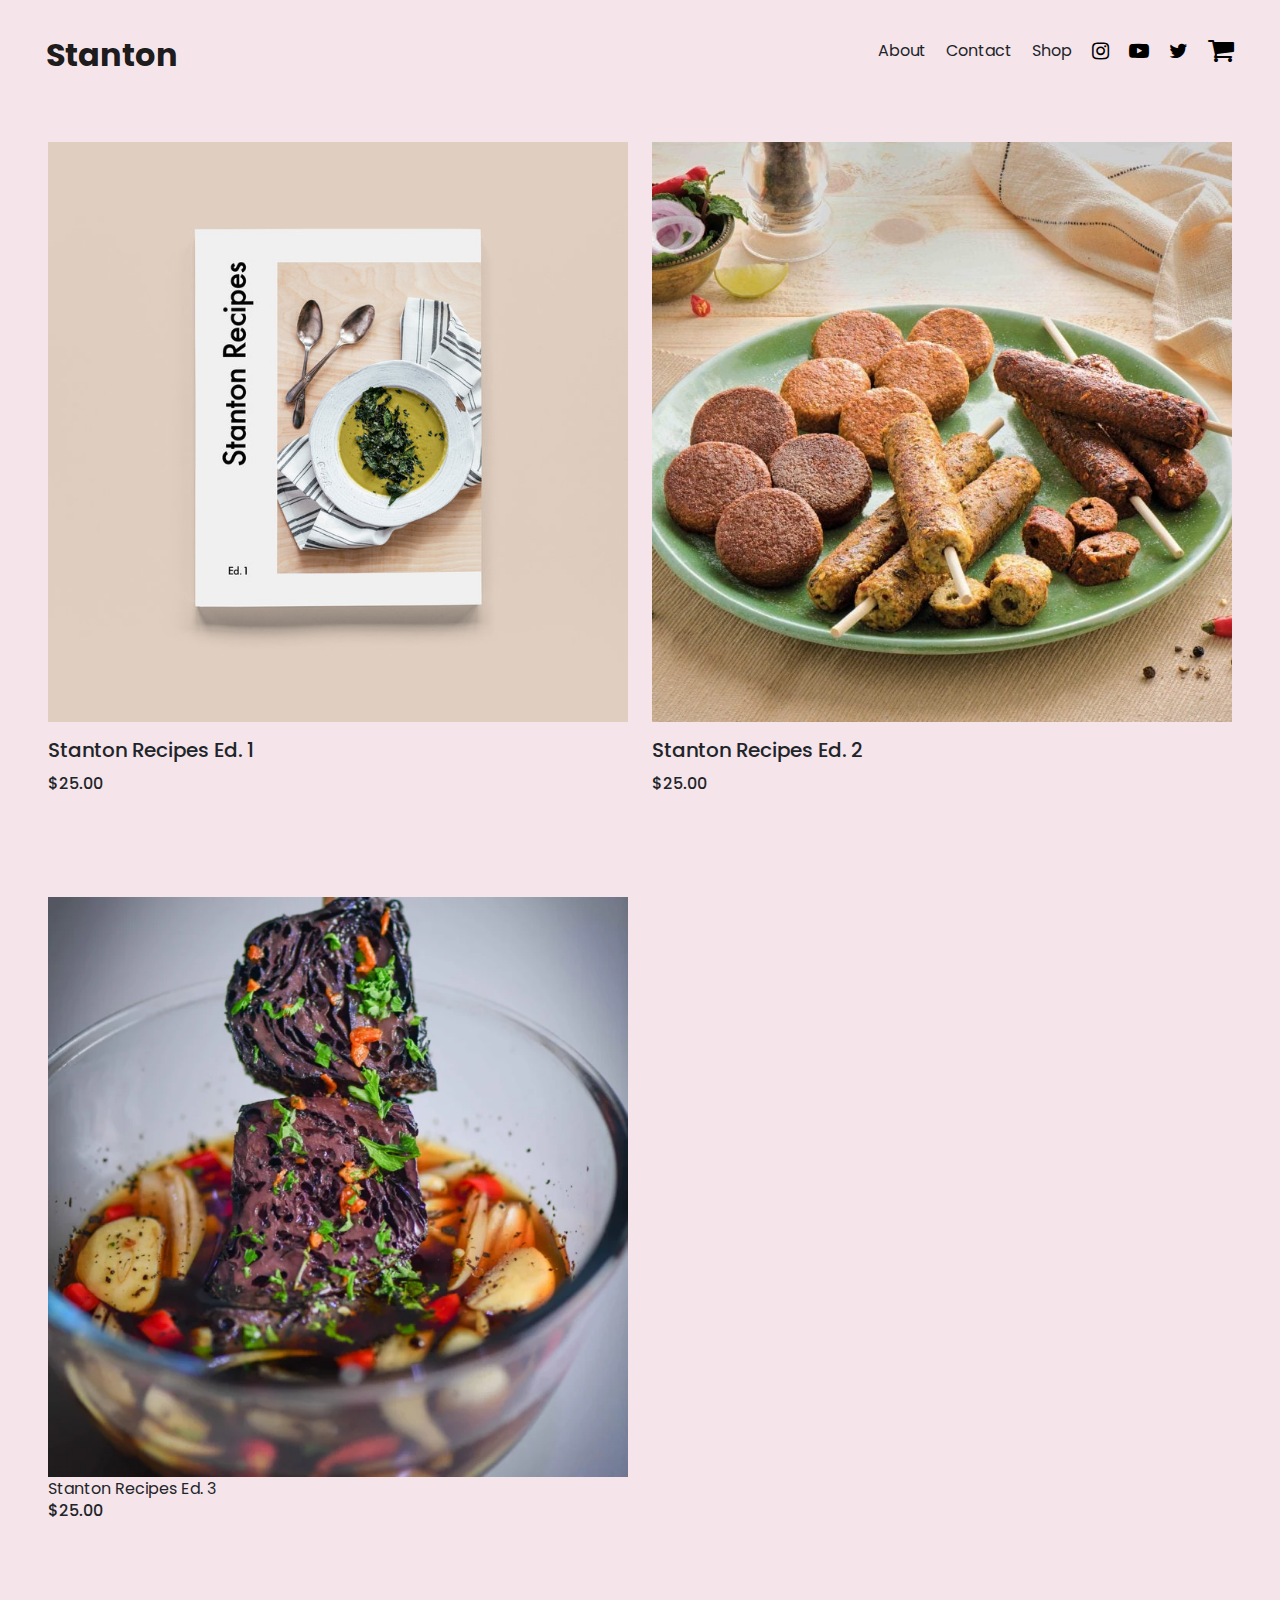
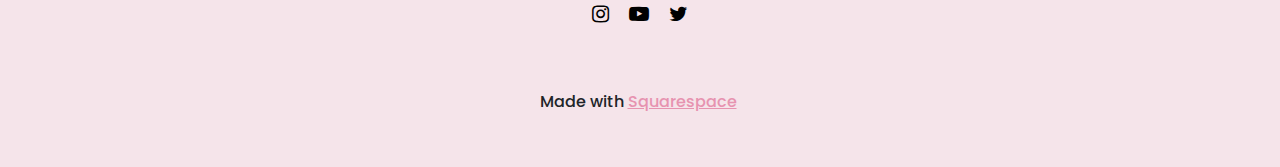
<file: Food Website/shop.html>
<!DOCTYPE html>
<html lang="en">
  <head>
    <meta charset="UTF-8" />
    <meta http-equiv="X-UA-Compatible" content="IE=edge" />
    <meta name="viewport" content="width=device-width, initial-scale=1.0" />
    <link rel="preconnect" href="https://fonts.googleapis.com" />
    <link rel="preconnect" href="https://fonts.gstatic.com" crossorigin />
    <link
      href="https://fonts.googleapis.com/css2?family=Poppins&display=swap"
      rel="stylesheet"
    />
    <link
      rel="stylesheet"
      href="https://cdnjs.cloudflare.com/ajax/libs/font-awesome/4.7.0/css/font-awesome.min.css"
    />
    <link rel="stylesheet" href="css/bootstrap.min.css" />
    <link rel="stylesheet" href="css/style.css" />
    <title>Food Website</title>
  </head>
  <body>
    <div class="container-fluid px-4 py-3">
      <div class="row px-4">
        <nav class="navbar navbar-expand-md">
          <button
            class="navbar-toggler"
            data-bs-target="#mynavbar"
            data-bs-toggle="collapse"
          >
            <span class="navbar-toggler-icon"></span>
          </button>

          <div class="navbar-brand">
            <a class="fs-2 fw-bold h1 brand link" href="/">Stanton</a>
          </div>
          <div class="collapse navbar-collapse" id="mynavbar">
            <nav class="navbar-nav ms-auto">
              <a href="/about.html" class="link">About</a>
              <a href="/contact.html" class="link">Contact</a>
              <a href="/shop.html" class="link">Shop</a>
              <a href="https://www.instagram.com/squarespace/" target="_blank"
                ><i class="fa fa-instagram h5"></i
              ></a>

              <a href="https://www.youtube.com/squarespace" target="_blank">
                <i class="fa fa-youtube-play h5"></i
              ></a>

              <a href="https://twitter.com/squarespace" target="_blank"
                ><i class="fa fa-twitter h5"></i
              ></a>
            </nav>
          </div>
          <i class="fa fa-shopping-cart h3"></i>
        </nav>
      </div>
      <div class="row px-4">
        <div class="col-md-6 py-5">
          <a href="/product.html" class="shop-link">
            <img
              src="./images/shop.jpg"
              alt="Shop Image"
              class="img-fluid fade-in"
            />
            <h1 class="h5 pt-3 pb-1">Stanton Recipes Ed. 1</h1>
            <h1 class="h6">$25.00</h1>
          </a>
        </div>

        <div class="col-md-6 py-5">
          <a href="/product.html" class="shop-link">
            <img
              src="./images/shop2.jpg"
              alt="Shop Image"
              class="img-fluid fade-in"
            />
            <h1 class="h5 pt-3 pb-1">Stanton Recipes Ed. 2</h1>
            <h1 class="h6">$25.00</h1>
          </a>
        </div>

        <div class="col-md-6 py-5">
          <a href="/product.html" class="shop-link">
            <img src="./images/shop3.webp" alt="Shop Image" class="img-fluid
            fade-in />
            <h1 class="h5 pt-3 pb-1">Stanton Recipes Ed. 3</h1>
            <h1 class="h6">$25.00</h1>
          </a>
        </div>
      </div>
    </div>

    <div class="container-fluid footer1">
      <div class="row">
        <div class="col p-0 mb-5">
          <a href="https://www.instagram.com/squarespace/" target="_blank"
            ><i class="fa fa-instagram h5"></i
          ></a>
        </div>

        <div class="col p-0 mb-5">
          <a href="https://www.youtube.com/squarespace" target="_blank">
            <i class="fa fa-youtube-play h5"></i
          ></a>
        </div>

        <div class="col p-0 mb-5">
          <a href="https://twitter.com/squarespace" target="_blank"
            ><i class="fa fa-twitter h5"></i
          ></a>
        </div>
      </div>
    </div>

    <footer class="container-fluid footer1">
      <div class="row">
        <div class="col mb-5">
          <h1 class="h6">
            Made with<a
              href="https://www.squarespace.com/"
              class="footer-brand py-0 px-1"
              >Squarespace</a
            >
          </h1>
        </div>
      </div>
    </footer>

    <script src="js/bootstrap.bundle.min.js"></script>
  </body>
</html>
</file>
<file: Food Website/css/style.css>
body {
  font-family: "Poppins", sans-serif;
  background-color: rgb(245, 228, 234);
}
.link {
  text-decoration: none;
  color: inherit;
  padding: 10px;
}
.link:hover {
  color: inherit;
  border-bottom: 1px solid black;
}

.shop-link {
  text-decoration: none;
  color: inherit;
}

.shop-link:hover {
  color: inherit;
}

i {
  text-decoration: none;
  color: black;
  padding: 10px;
}

.brand:hover {
  border-bottom: 0px;
}

.footer1 {
  display: flex;
  justify-content: center;
  align-items: center;
}

.footer-brand {
  color: rgb(231, 147, 176);
}
.footer-brand:hover {
  color: rgb(231, 158, 184);
}

.post-detail {
  color: rgb(231, 147, 176);
  text-decoration: none;
}

.post-detail1 {
  color: black;
  text-decoration: none;
}

.post-detail1:hover {
  color: black;
  text-decoration: none;
}

.post-detail:hover {
  color: rgb(231, 147, 176);
  text-decoration: none;
}

.contact-icons div {
  float: left;
}

.contact-button {
  background-color: rgb(231, 147, 176);
  color: white;
}
.contact-button:hover {
  background-color: rgb(235, 167, 191);
  border: 1px solid rgb(235, 167, 191);
  color: white;
}
.recent-posts {
  color: rgb(231, 147, 176);
  padding-top: 2.75em;
}

.posts {
  color: rgb(231, 147, 176);
}

.post1 {
  color: rgb(231, 147, 176);
  font-size: 70px;
}

.email-img {
  height: 100vh;
  background-image: url(../images/last.jpg);
  background-repeat: no-repeat;
  background-position: center center;
  background-size: cover;
}
.email-text {
  margin-top: 15em;
}

.fade-in {
  animation: fadeIn 3s;
}

@keyframes fadeIn {
  0% {
    opacity: 0;
  }
  100% {
    opacity: 1;
  }
}
</file>
